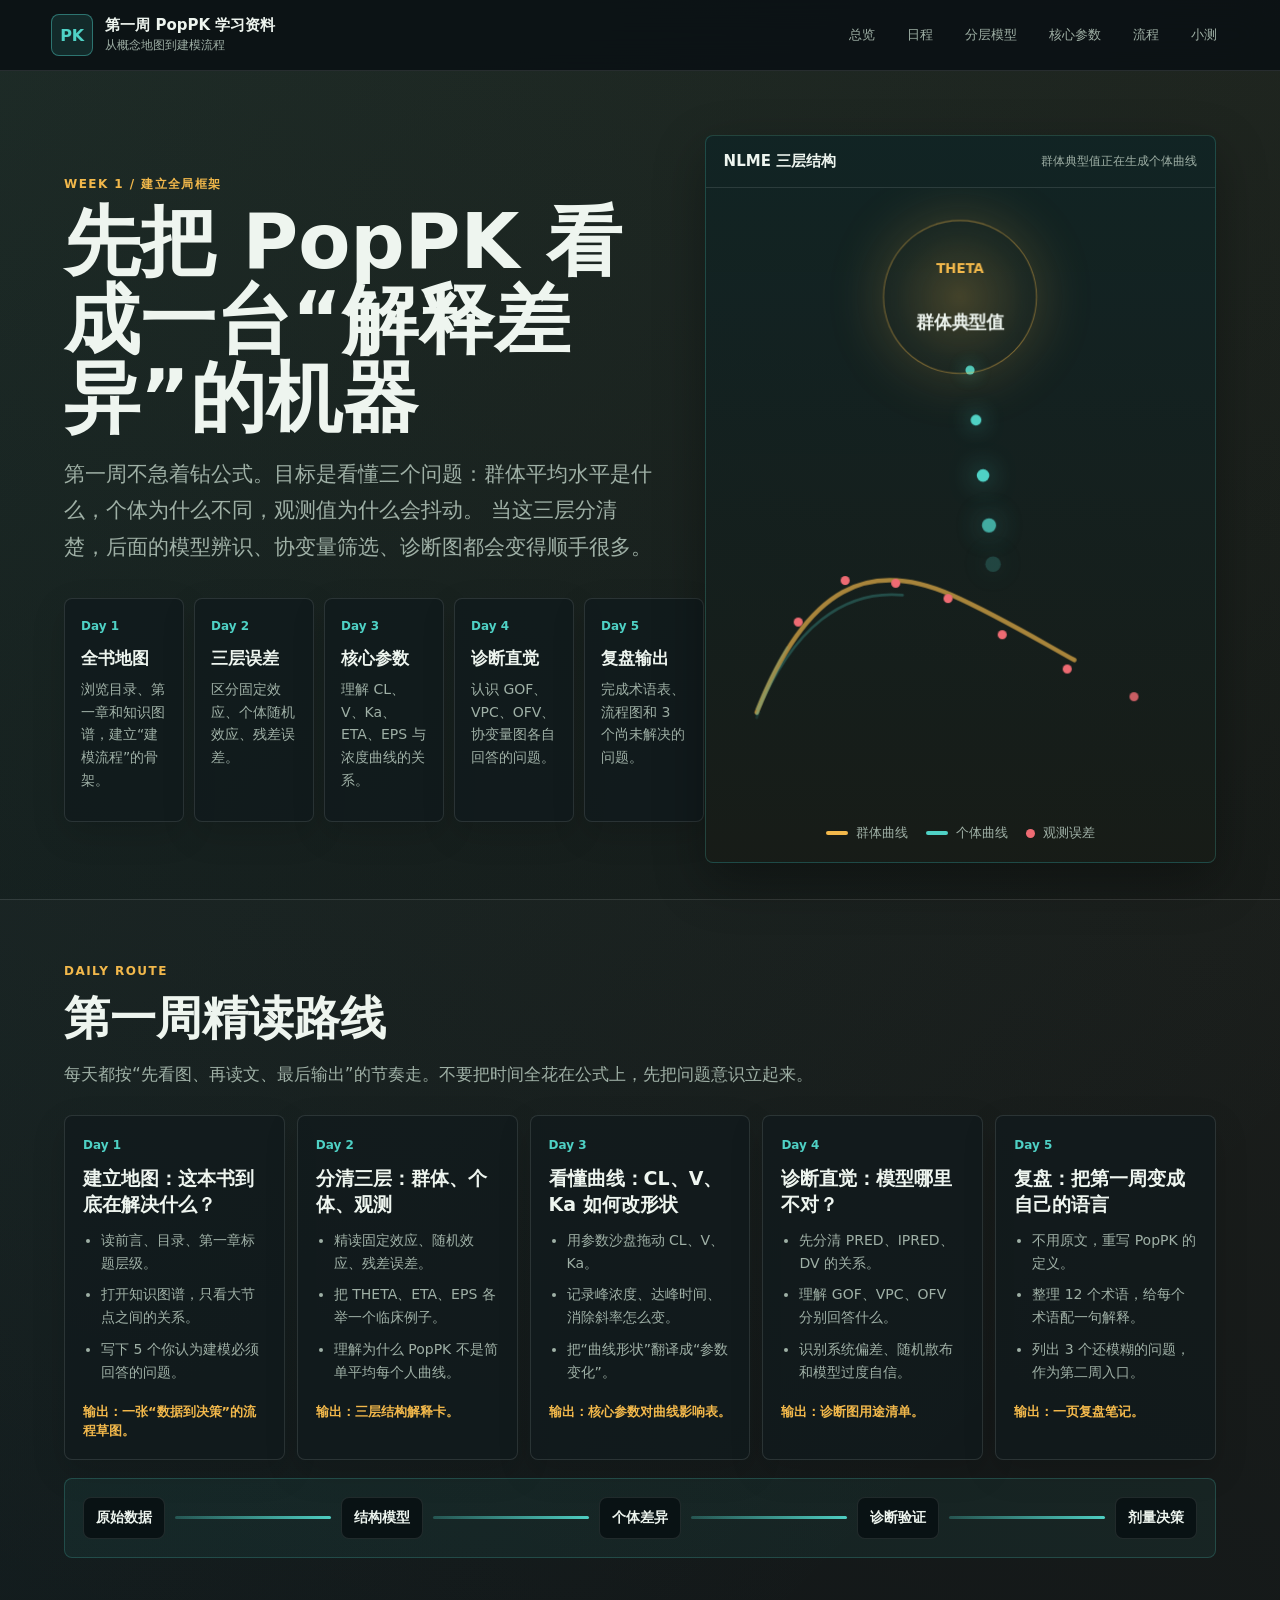
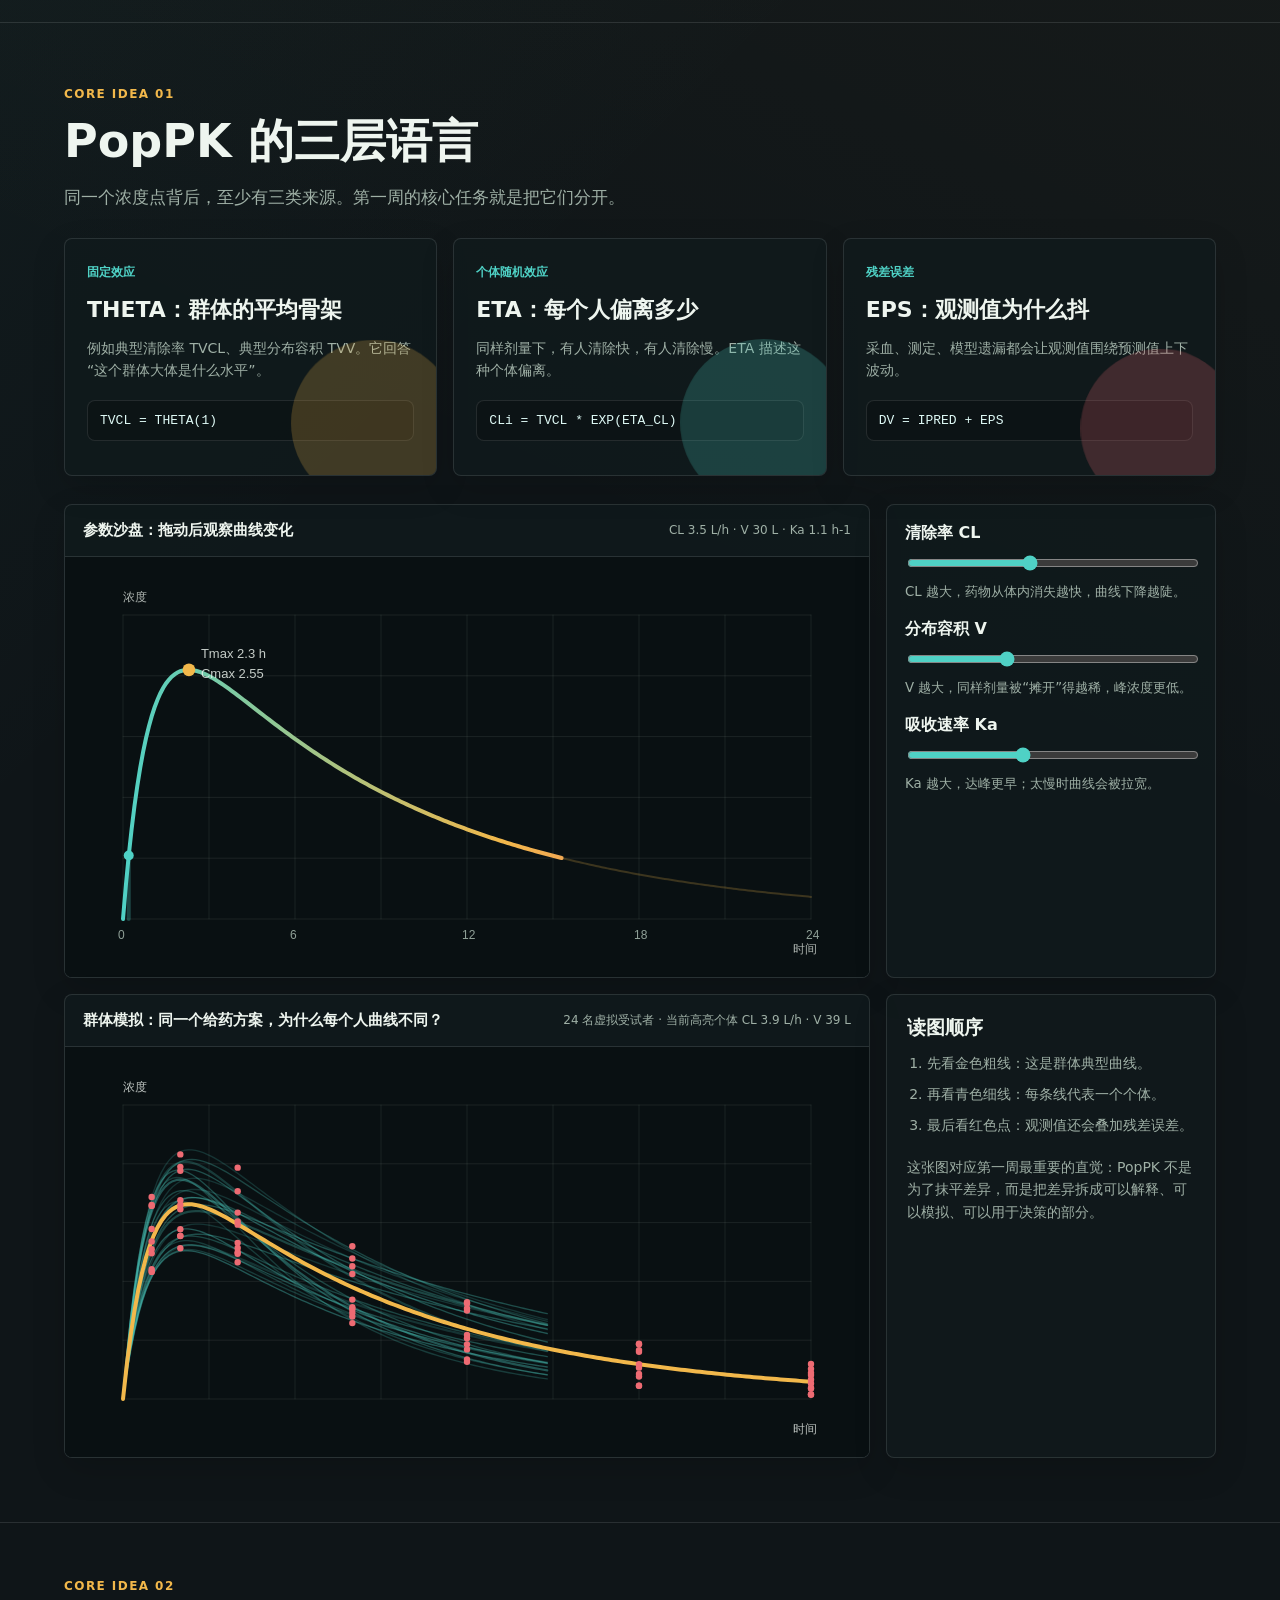
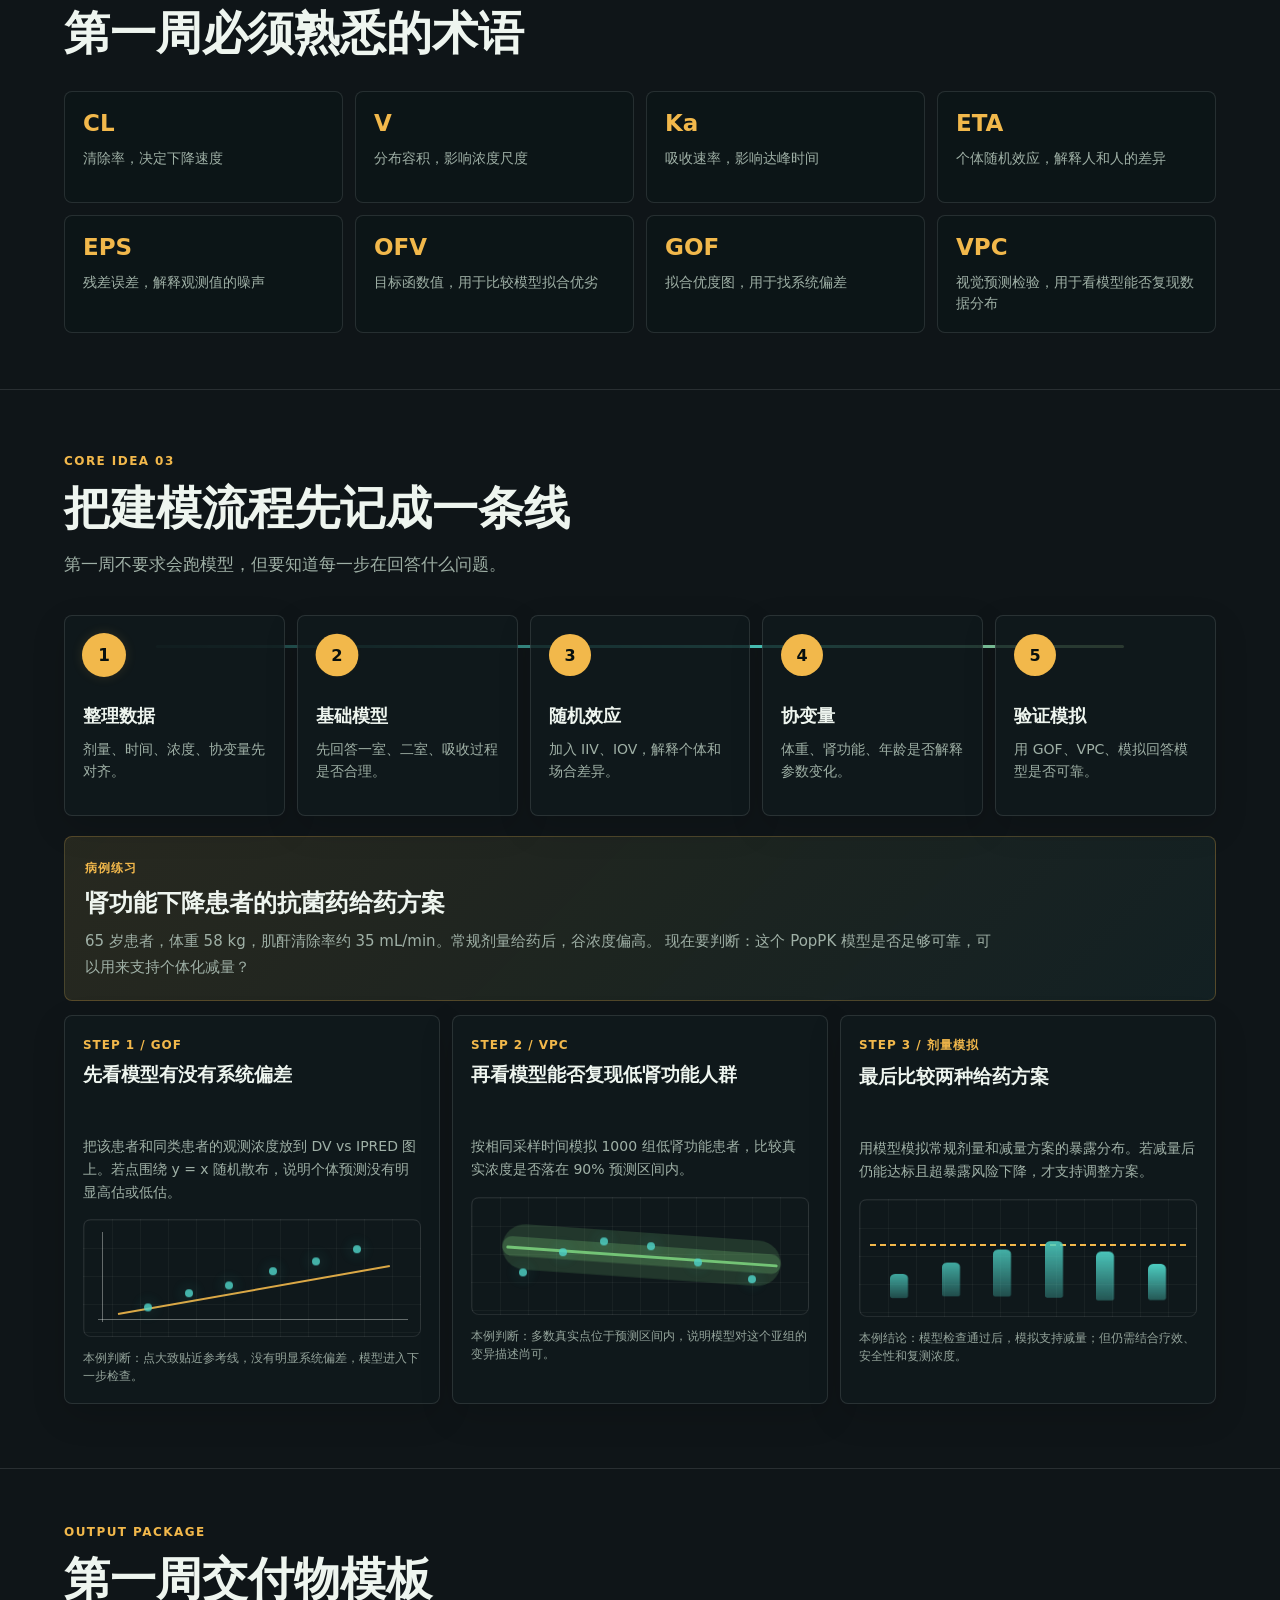
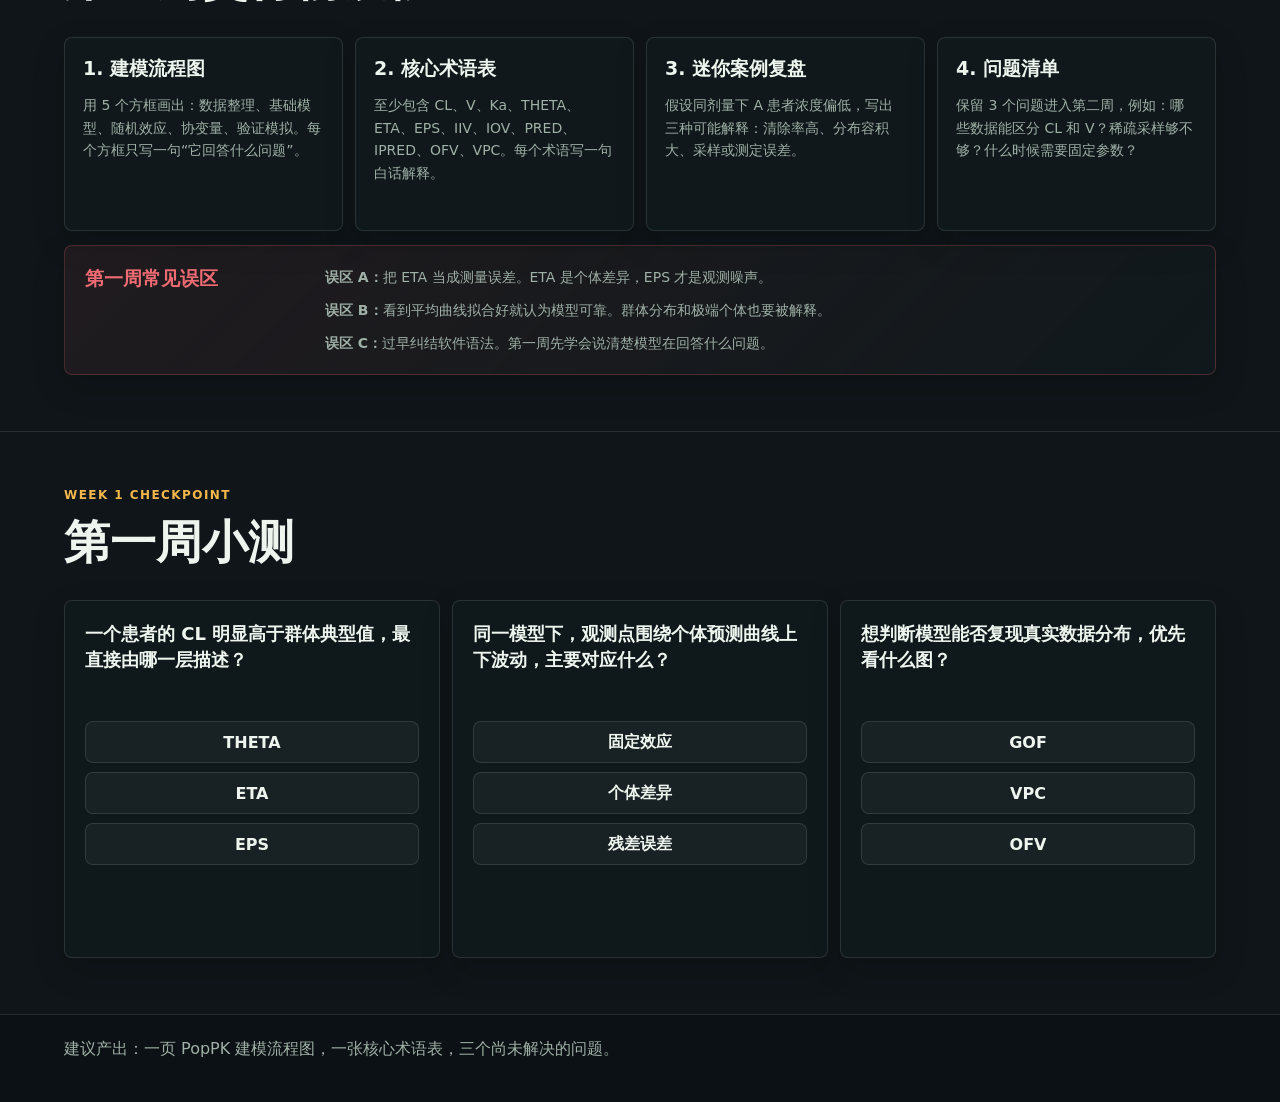
<file: index.html>
<!doctype html>
<html lang="zh-CN">
<head>
  <meta charset="utf-8">
  <meta name="viewport" content="width=device-width, initial-scale=1">
  <meta http-equiv="refresh" content="0; url=week1.html">
  <title>PopPK Knowledge Site</title>
  <style>
    body {
      margin: 0;
      min-height: 100vh;
      display: grid;
      place-items: center;
      color: #eef5ef;
      background: #0b1114;
      font-family: "Microsoft YaHei", "PingFang SC", system-ui, sans-serif;
    }
    a {
      color: #4fd1c5;
    }
  </style>
</head>
<body>
  <main>
    <p>正在打开第一周 PopPK 学习资料...</p>
    <p><a href="week1.html">如果没有自动跳转，请点击这里。</a></p>
  </main>
</body>
</html>
</file>
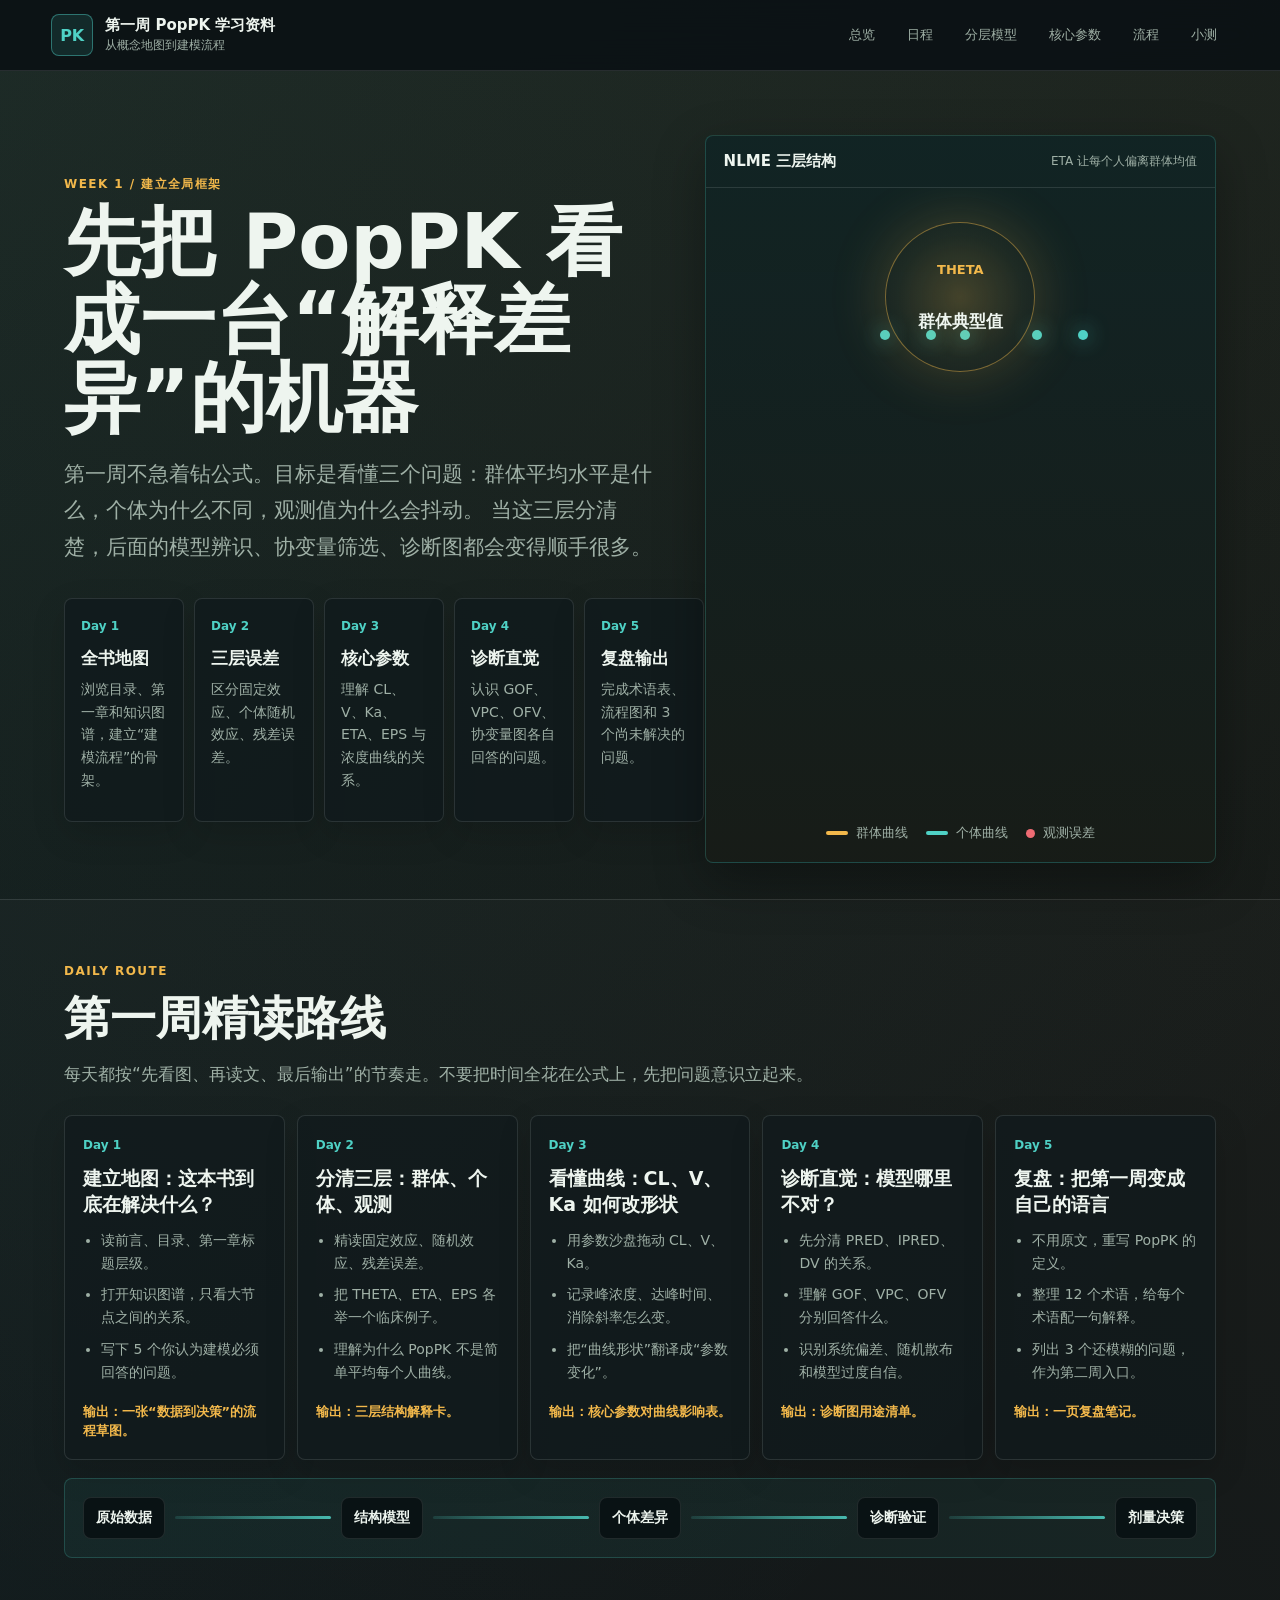
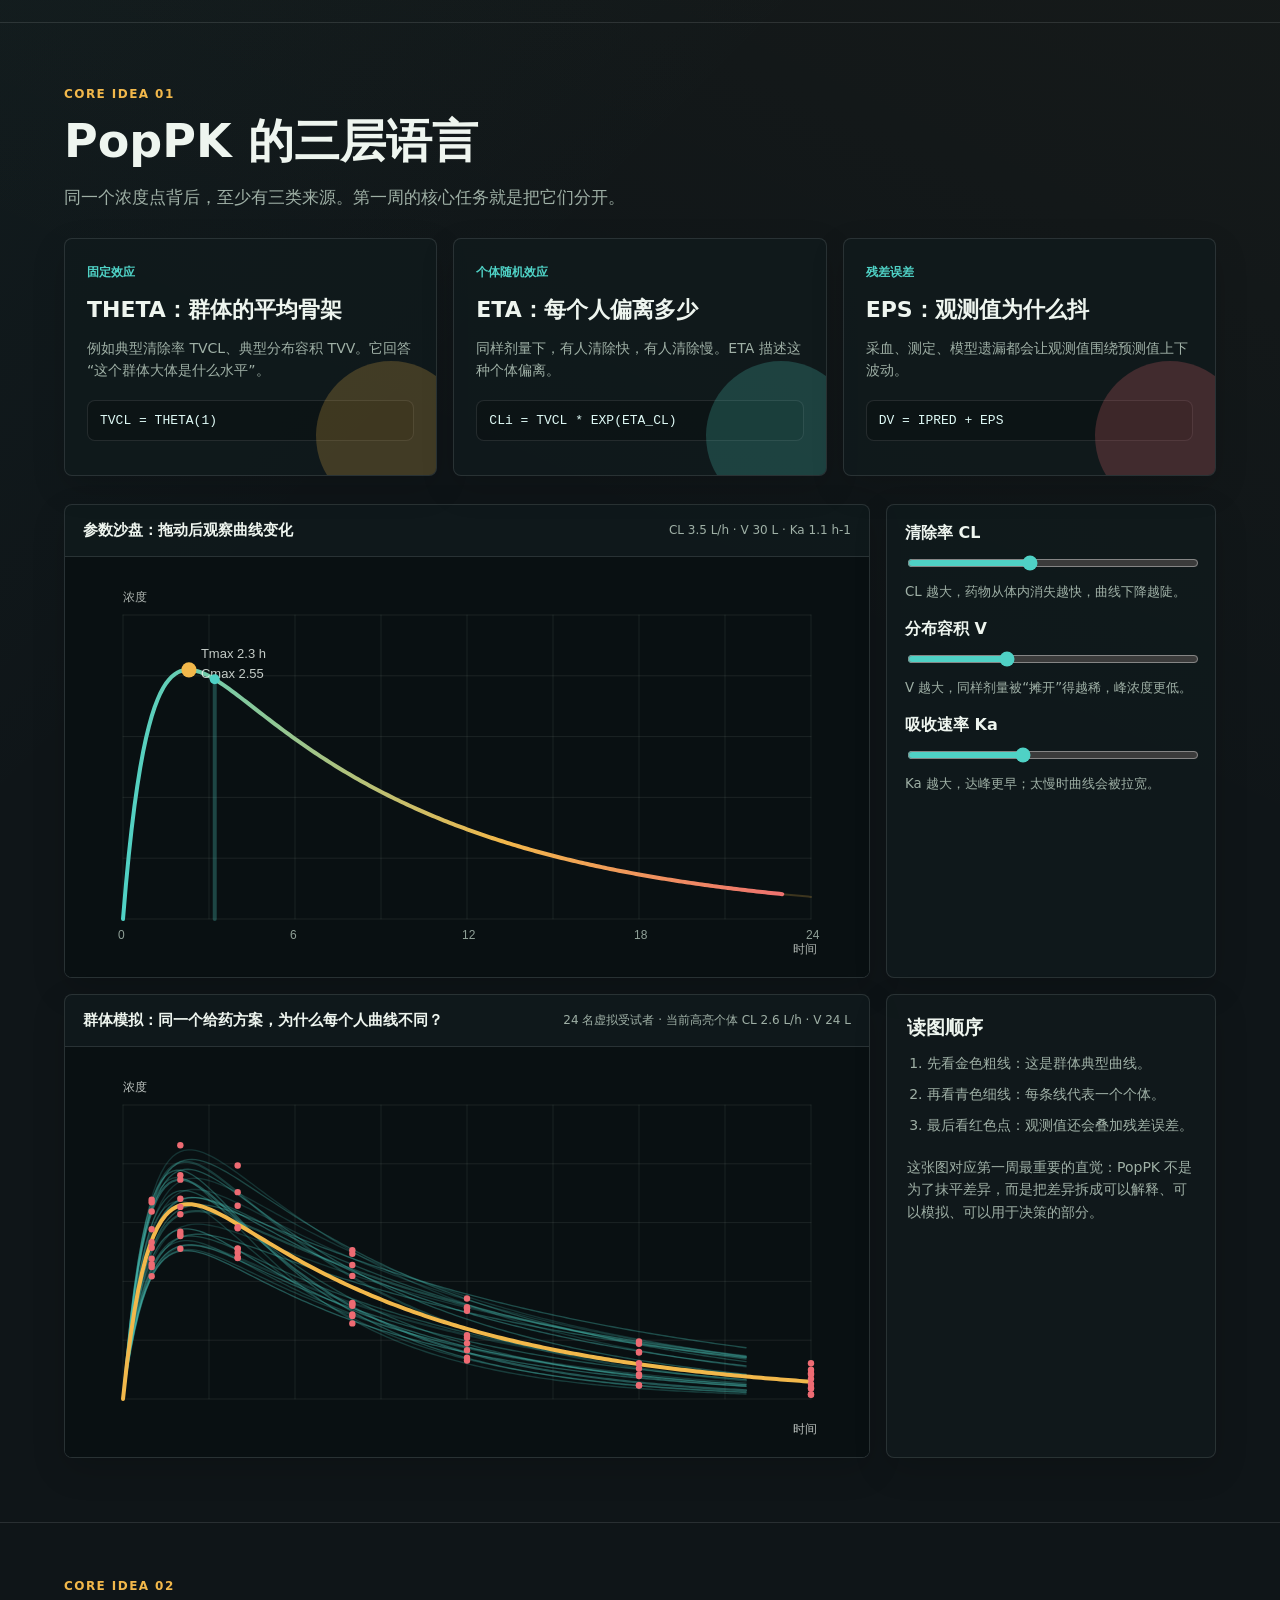
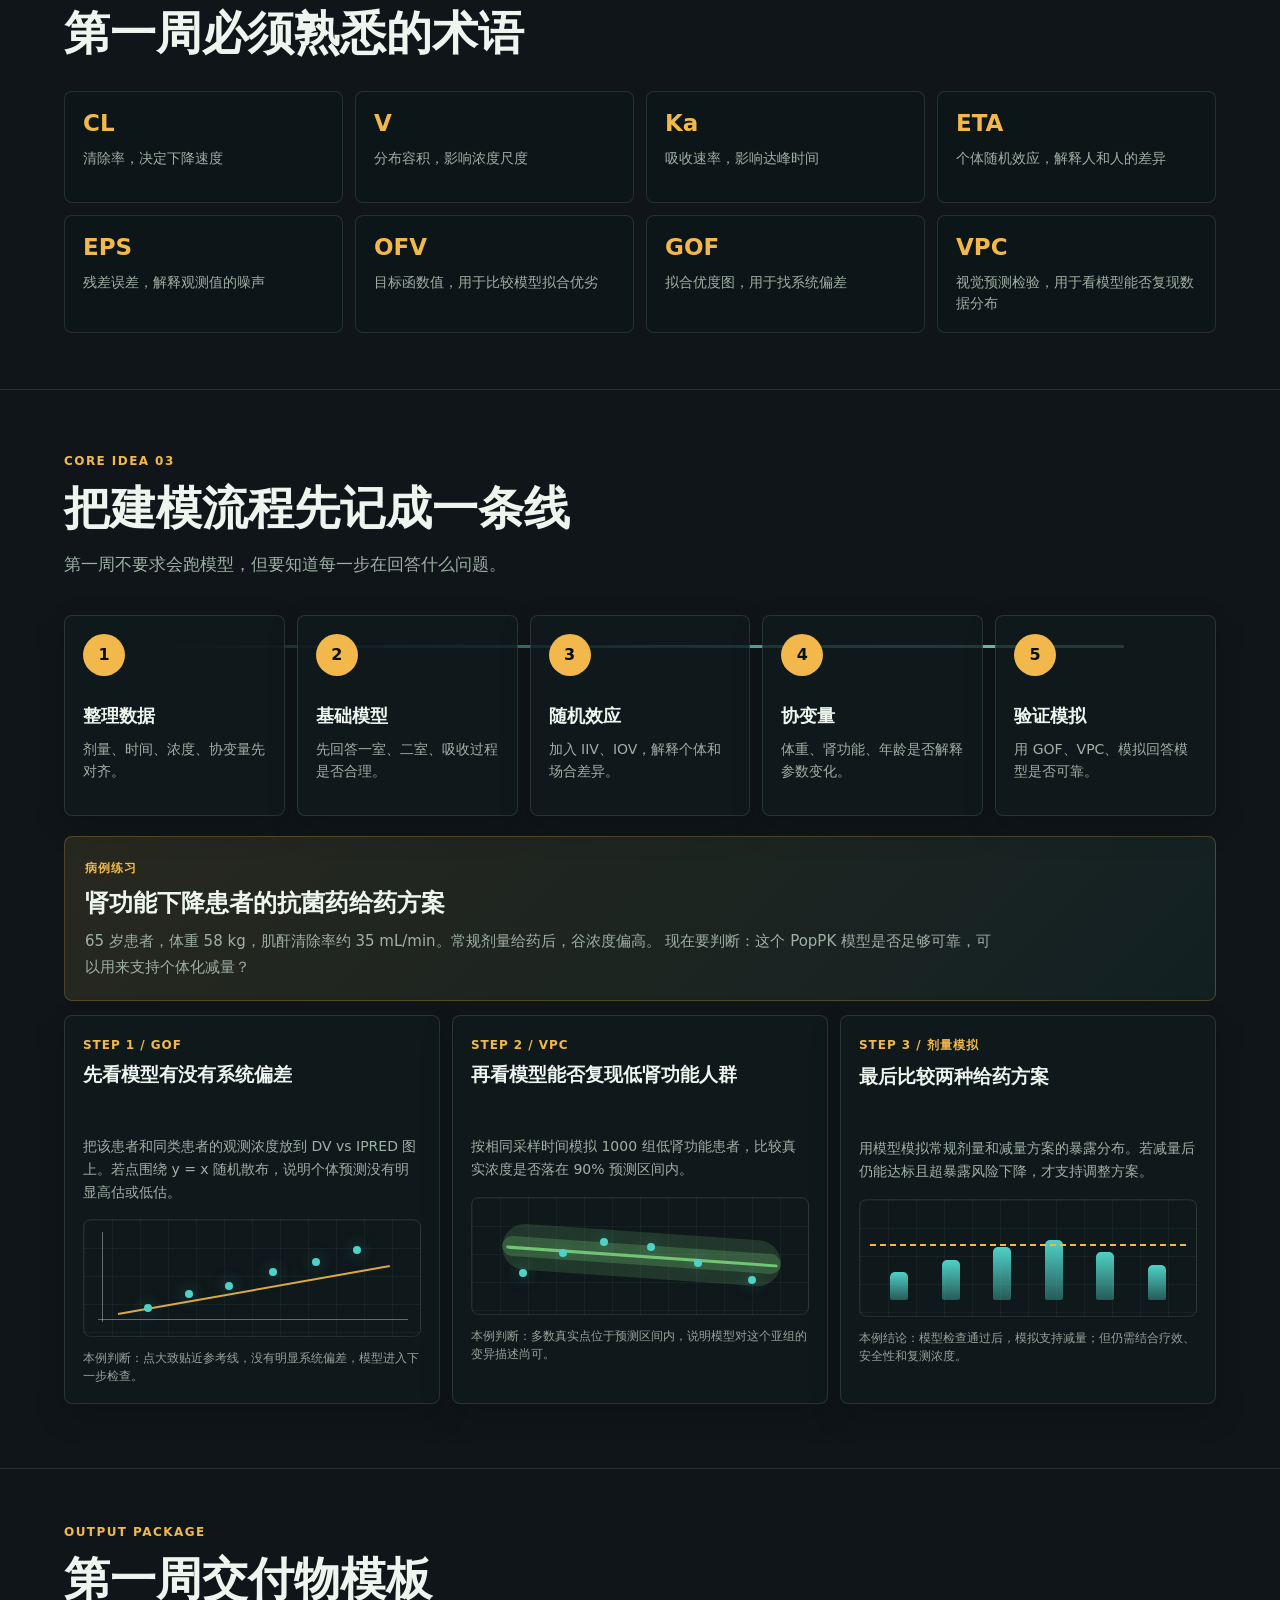
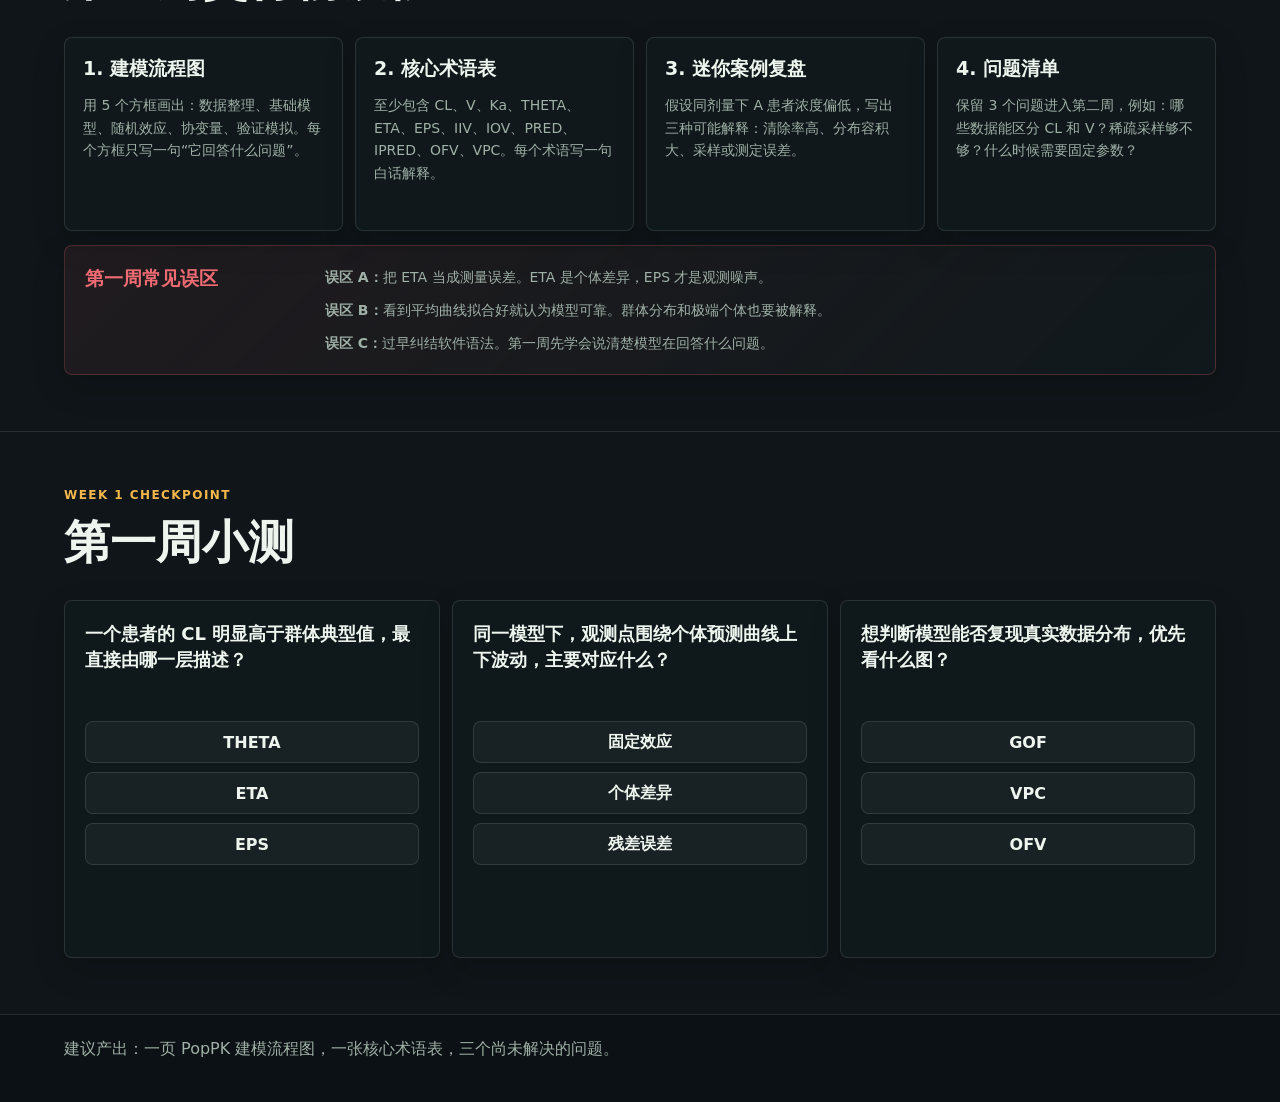
<file: week1.html>
<!doctype html>
<html lang="zh-CN">
<head>
  <meta charset="utf-8">
  <meta name="viewport" content="width=device-width, initial-scale=1">
  <meta name="description" content="第一周 PopPK 学习资料：概念框架、核心参数、NLME 分层、建模流程与交互动画解释。">
  <title>第一周 PopPK 学习资料</title>
  <link rel="stylesheet" href="assets/week1.css">
</head>
<body>
  <header class="topbar">
    <a class="brand" href="./week1.html" aria-label="第一周学习资料首页">
      <span class="brand-mark">PK</span>
      <span>
        <strong>第一周 PopPK 学习资料</strong>
        <small>从概念地图到建模流程</small>
      </span>
    </a>
    <nav class="topnav" aria-label="章节导航">
      <a href="#map">总览</a>
      <a href="#dayplan">日程</a>
      <a href="#layers">分层模型</a>
      <a href="#parameters">核心参数</a>
      <a href="#workflow">流程</a>
      <a href="#quiz">小测</a>
    </nav>
  </header>

  <main>
    <section class="study-shell" id="map">
      <div class="study-copy">
        <p class="eyebrow">Week 1 / 建立全局框架</p>
        <h1>先把 PopPK 看成一台“解释差异”的机器</h1>
        <p class="lead">
          第一周不急着钻公式。目标是看懂三个问题：群体平均水平是什么，个体为什么不同，观测值为什么会抖动。
          当这三层分清楚，后面的模型辨识、协变量筛选、诊断图都会变得顺手很多。
        </p>
        <div class="week-grid" aria-label="第一周五天学习安排">
          <article>
            <span>Day 1</span>
            <strong>全书地图</strong>
            <p>浏览目录、第一章和知识图谱，建立“建模流程”的骨架。</p>
          </article>
          <article>
            <span>Day 2</span>
            <strong>三层误差</strong>
            <p>区分固定效应、个体随机效应、残差误差。</p>
          </article>
          <article>
            <span>Day 3</span>
            <strong>核心参数</strong>
            <p>理解 CL、V、Ka、ETA、EPS 与浓度曲线的关系。</p>
          </article>
          <article>
            <span>Day 4</span>
            <strong>诊断直觉</strong>
            <p>认识 GOF、VPC、OFV、协变量图各自回答的问题。</p>
          </article>
          <article>
            <span>Day 5</span>
            <strong>复盘输出</strong>
            <p>完成术语表、流程图和 3 个尚未解决的问题。</p>
          </article>
        </div>
      </div>

      <div class="motion-board" aria-label="PopPK 三层结构动画">
        <div class="board-header">
          <span>NLME 三层结构</span>
          <output id="layerStatus">群体典型值正在生成个体曲线</output>
        </div>
        <div class="layer-stage">
          <div class="theta-node">
            <span>THETA</span>
            <strong>群体典型值</strong>
          </div>
          <div class="eta-field" aria-hidden="true">
            <span></span><span></span><span></span><span></span><span></span>
          </div>
          <svg class="curve-fan" viewBox="0 0 520 260" role="img" aria-label="群体曲线、个体曲线和观测点动画">
            <path class="curve curve-pop" d="M34 212 C90 70, 160 42, 250 82 C340 122, 410 176, 490 202"></path>
            <path class="curve curve-ind a" d="M34 214 C86 88, 166 58, 252 98 C342 138, 416 182, 490 207"></path>
            <path class="curve curve-ind b" d="M34 208 C98 56, 164 35, 248 68 C330 102, 400 164, 490 196"></path>
            <path class="curve curve-ind c" d="M34 218 C76 110, 158 84, 250 116 C348 150, 420 190, 490 211"></path>
            <g class="observations">
              <circle cx="80" cy="112" r="5"></circle>
              <circle cx="132" cy="66" r="5"></circle>
              <circle cx="188" cy="69" r="5"></circle>
              <circle cx="246" cy="86" r="5"></circle>
              <circle cx="306" cy="126" r="5"></circle>
              <circle cx="378" cy="164" r="5"></circle>
              <circle cx="452" cy="196" r="5"></circle>
            </g>
          </svg>
        </div>
        <div class="legend-row">
          <span><i class="pop"></i>群体曲线</span>
          <span><i class="ind"></i>个体曲线</span>
          <span><i class="obs"></i>观测误差</span>
        </div>
      </div>
    </section>

    <section class="content-band" id="dayplan">
      <div class="section-heading">
        <p class="eyebrow">Daily route</p>
        <h2>第一周精读路线</h2>
        <p>每天都按“先看图、再读文、最后输出”的节奏走。不要把时间全花在公式上，先把问题意识立起来。</p>
      </div>

      <div class="daily-matrix">
        <article>
          <span>Day 1</span>
          <h3>建立地图：这本书到底在解决什么？</h3>
          <ul>
            <li>读前言、目录、第一章标题层级。</li>
            <li>打开知识图谱，只看大节点之间的关系。</li>
            <li>写下 5 个你认为建模必须回答的问题。</li>
          </ul>
          <strong>输出：一张“数据到决策”的流程草图。</strong>
        </article>
        <article>
          <span>Day 2</span>
          <h3>分清三层：群体、个体、观测</h3>
          <ul>
            <li>精读固定效应、随机效应、残差误差。</li>
            <li>把 THETA、ETA、EPS 各举一个临床例子。</li>
            <li>理解为什么 PopPK 不是简单平均每个人曲线。</li>
          </ul>
          <strong>输出：三层结构解释卡。</strong>
        </article>
        <article>
          <span>Day 3</span>
          <h3>看懂曲线：CL、V、Ka 如何改形状</h3>
          <ul>
            <li>用参数沙盘拖动 CL、V、Ka。</li>
            <li>记录峰浓度、达峰时间、消除斜率怎么变。</li>
            <li>把“曲线形状”翻译成“参数变化”。</li>
          </ul>
          <strong>输出：核心参数对曲线影响表。</strong>
        </article>
        <article>
          <span>Day 4</span>
          <h3>诊断直觉：模型哪里不对？</h3>
          <ul>
            <li>先分清 PRED、IPRED、DV 的关系。</li>
            <li>理解 GOF、VPC、OFV 分别回答什么。</li>
            <li>识别系统偏差、随机散布和模型过度自信。</li>
          </ul>
          <strong>输出：诊断图用途清单。</strong>
        </article>
        <article>
          <span>Day 5</span>
          <h3>复盘：把第一周变成自己的语言</h3>
          <ul>
            <li>不用原文，重写 PopPK 的定义。</li>
            <li>整理 12 个术语，给每个术语配一句解释。</li>
            <li>列出 3 个还模糊的问题，作为第二周入口。</li>
          </ul>
          <strong>输出：一页复盘笔记。</strong>
        </article>
      </div>

      <div class="concept-river" aria-label="第一周学习路径动画">
        <span>原始数据</span>
        <i></i>
        <span>结构模型</span>
        <i></i>
        <span>个体差异</span>
        <i></i>
        <span>诊断验证</span>
        <i></i>
        <span>剂量决策</span>
      </div>
    </section>

    <section class="content-band" id="layers">
      <div class="section-heading">
        <p class="eyebrow">Core idea 01</p>
        <h2>PopPK 的三层语言</h2>
        <p>同一个浓度点背后，至少有三类来源。第一周的核心任务就是把它们分开。</p>
      </div>

      <div class="layer-explainer">
        <article class="layer-card theta">
          <span class="tag">固定效应</span>
          <h3>THETA：群体的平均骨架</h3>
          <p>例如典型清除率 TVCL、典型分布容积 TVV。它回答“这个群体大体是什么水平”。</p>
          <code>TVCL = THETA(1)</code>
        </article>
        <article class="layer-card eta">
          <span class="tag">个体随机效应</span>
          <h3>ETA：每个人偏离多少</h3>
          <p>同样剂量下，有人清除快，有人清除慢。ETA 描述这种个体偏离。</p>
          <code>CLi = TVCL * EXP(ETA_CL)</code>
        </article>
        <article class="layer-card eps">
          <span class="tag">残差误差</span>
          <h3>EPS：观测值为什么抖</h3>
          <p>采血、测定、模型遗漏都会让观测值围绕预测值上下波动。</p>
          <code>DV = IPRED + EPS</code>
        </article>
      </div>

      <div class="simulator-grid">
        <section class="plot-panel">
          <div class="panel-title">
            <h3>参数沙盘：拖动后观察曲线变化</h3>
            <span id="curveReadout">CL 3.5 L/h · V 30 L · Ka 1.1 h-1</span>
          </div>
          <canvas id="pkCanvas" width="900" height="520" aria-label="口服一室模型浓度曲线动画"></canvas>
        </section>
        <section class="controls-panel" aria-label="参数控制">
          <label>
            <span>清除率 CL</span>
            <input id="clRange" type="range" min="1.0" max="7.0" step="0.1" value="3.5">
            <small>CL 越大，药物从体内消失越快，曲线下降越陡。</small>
          </label>
          <label>
            <span>分布容积 V</span>
            <input id="vRange" type="range" min="10" max="70" step="1" value="30">
            <small>V 越大，同样剂量被“摊开”得越稀，峰浓度更低。</small>
          </label>
          <label>
            <span>吸收速率 Ka</span>
            <input id="kaRange" type="range" min="0.2" max="2.5" step="0.1" value="1.1">
            <small>Ka 越大，达峰更早；太慢时曲线会被拉宽。</small>
          </label>
        </section>
      </div>

      <div class="patient-sim-grid">
        <section class="plot-panel">
          <div class="panel-title">
            <h3>群体模拟：同一个给药方案，为什么每个人曲线不同？</h3>
            <span id="patientReadout">24 名虚拟受试者 · ETA 正在改变 CL 和 V</span>
          </div>
          <canvas id="populationCanvas" width="900" height="430" aria-label="虚拟受试者浓度曲线群体动画"></canvas>
        </section>
        <section class="story-panel">
          <h3>读图顺序</h3>
          <ol>
            <li>先看金色粗线：这是群体典型曲线。</li>
            <li>再看青色细线：每条线代表一个个体。</li>
            <li>最后看红色点：观测值还会叠加残差误差。</li>
          </ol>
          <p>这张图对应第一周最重要的直觉：PopPK 不是为了抹平差异，而是把差异拆成可以解释、可以模拟、可以用于决策的部分。</p>
        </section>
      </div>
    </section>

    <section class="content-band compact" id="parameters">
      <div class="section-heading">
        <p class="eyebrow">Core idea 02</p>
        <h2>第一周必须熟悉的术语</h2>
      </div>
      <div class="term-grid">
        <article><strong>CL</strong><span>清除率，决定下降速度</span></article>
        <article><strong>V</strong><span>分布容积，影响浓度尺度</span></article>
        <article><strong>Ka</strong><span>吸收速率，影响达峰时间</span></article>
        <article><strong>ETA</strong><span>个体随机效应，解释人和人的差异</span></article>
        <article><strong>EPS</strong><span>残差误差，解释观测值的噪声</span></article>
        <article><strong>OFV</strong><span>目标函数值，用于比较模型拟合优劣</span></article>
        <article><strong>GOF</strong><span>拟合优度图，用于找系统偏差</span></article>
        <article><strong>VPC</strong><span>视觉预测检验，用于看模型能否复现数据分布</span></article>
      </div>
    </section>

    <section class="content-band" id="workflow">
      <div class="section-heading">
        <p class="eyebrow">Core idea 03</p>
        <h2>把建模流程先记成一条线</h2>
        <p>第一周不要求会跑模型，但要知道每一步在回答什么问题。</p>
      </div>

      <div class="workflow-motion" aria-label="PopPK 建模流程动画">
        <div class="pulse-line"></div>
        <article>
          <span>1</span>
          <strong>整理数据</strong>
          <p>剂量、时间、浓度、协变量先对齐。</p>
        </article>
        <article>
          <span>2</span>
          <strong>基础模型</strong>
          <p>先回答一室、二室、吸收过程是否合理。</p>
        </article>
        <article>
          <span>3</span>
          <strong>随机效应</strong>
          <p>加入 IIV、IOV，解释个体和场合差异。</p>
        </article>
        <article>
          <span>4</span>
          <strong>协变量</strong>
          <p>体重、肾功能、年龄是否解释参数变化。</p>
        </article>
        <article>
          <span>5</span>
          <strong>验证模拟</strong>
          <p>用 GOF、VPC、模拟回答模型是否可靠。</p>
        </article>
      </div>

      <div class="case-summary">
        <span class="case-badge">病例练习</span>
        <h3>肾功能下降患者的抗菌药给药方案</h3>
        <p>
          65 岁患者，体重 58 kg，肌酐清除率约 35 mL/min。常规剂量给药后，谷浓度偏高。
          现在要判断：这个 PopPK 模型是否足够可靠，可以用来支持个体化减量？
        </p>
      </div>

      <div class="diagnostic-strip case-strip">
        <article class="diagnostic-card case-card">
          <span class="case-step">Step 1 / GOF</span>
          <h3>先看模型有没有系统偏差</h3>
          <p>把该患者和同类患者的观测浓度放到 DV vs IPRED 图上。若点围绕 y = x 随机散布，说明个体预测没有明显高估或低估。</p>
          <div class="mini-plot gof" aria-hidden="true">
            <span class="axis x"></span>
            <span class="axis y"></span>
            <span class="identity"></span>
            <i style="--x:18%;--y:72%"></i>
            <i style="--x:30%;--y:60%"></i>
            <i style="--x:42%;--y:53%"></i>
            <i style="--x:55%;--y:41%"></i>
            <i style="--x:68%;--y:33%"></i>
            <i style="--x:80%;--y:22%"></i>
          </div>
          <small>本例判断：点大致贴近参考线，没有明显系统偏差，模型进入下一步检查。</small>
        </article>
        <article class="diagnostic-card case-card">
          <span class="case-step">Step 2 / VPC</span>
          <h3>再看模型能否复现低肾功能人群</h3>
          <p>按相同采样时间模拟 1000 组低肾功能患者，比较真实浓度是否落在 90% 预测区间内。</p>
          <div class="mini-plot vpc" aria-hidden="true">
            <span class="band hi"></span>
            <span class="band mid"></span>
            <span class="median"></span>
            <i style="--x:14%;--y:62%"></i>
            <i style="--x:26%;--y:44%"></i>
            <i style="--x:38%;--y:35%"></i>
            <i style="--x:52%;--y:39%"></i>
            <i style="--x:66%;--y:53%"></i>
            <i style="--x:82%;--y:68%"></i>
          </div>
          <small>本例判断：多数真实点位于预测区间内，说明模型对这个亚组的变异描述尚可。</small>
        </article>
        <article class="diagnostic-card case-card">
          <span class="case-step">Step 3 / 剂量模拟</span>
          <h3>最后比较两种给药方案</h3>
          <p>用模型模拟常规剂量和减量方案的暴露分布。若减量后仍能达标且超暴露风险下降，才支持调整方案。</p>
          <div class="mini-plot sim" aria-hidden="true">
            <span class="target"></span>
            <i style="--h:34%;--d:0s"></i>
            <i style="--h:48%;--d:.2s"></i>
            <i style="--h:64%;--d:.4s"></i>
            <i style="--h:72%;--d:.6s"></i>
            <i style="--h:58%;--d:.8s"></i>
            <i style="--h:42%;--d:1s"></i>
          </div>
          <small>本例结论：模型检查通过后，模拟支持减量；但仍需结合疗效、安全性和复测浓度。</small>
        </article>
      </div>
    </section>

    <section class="content-band compact" id="deliverables">
      <div class="section-heading">
        <p class="eyebrow">Output package</p>
        <h2>第一周交付物模板</h2>
      </div>
      <div class="deliverable-grid">
        <article>
          <h3>1. 建模流程图</h3>
          <p>用 5 个方框画出：数据整理、基础模型、随机效应、协变量、验证模拟。每个方框只写一句“它回答什么问题”。</p>
        </article>
        <article>
          <h3>2. 核心术语表</h3>
          <p>至少包含 CL、V、Ka、THETA、ETA、EPS、IIV、IOV、PRED、IPRED、OFV、VPC。每个术语写一句白话解释。</p>
        </article>
        <article>
          <h3>3. 迷你案例复盘</h3>
          <p>假设同剂量下 A 患者浓度偏低，写出三种可能解释：清除率高、分布容积大、采样或测定误差。</p>
        </article>
        <article>
          <h3>4. 问题清单</h3>
          <p>保留 3 个问题进入第二周，例如：哪些数据能区分 CL 和 V？稀疏采样够不够？什么时候需要固定参数？</p>
        </article>
      </div>

      <div class="mistake-board">
        <h3>第一周常见误区</h3>
        <div>
          <p><strong>误区 A：</strong>把 ETA 当成测量误差。ETA 是个体差异，EPS 才是观测噪声。</p>
          <p><strong>误区 B：</strong>看到平均曲线拟合好就认为模型可靠。群体分布和极端个体也要被解释。</p>
          <p><strong>误区 C：</strong>过早纠结软件语法。第一周先学会说清楚模型在回答什么问题。</p>
        </div>
      </div>
    </section>

    <section class="content-band compact" id="quiz">
      <div class="section-heading">
        <p class="eyebrow">Week 1 checkpoint</p>
        <h2>第一周小测</h2>
      </div>
      <div class="quiz-grid">
        <article class="quiz-card" data-answer="eta">
          <h3>一个患者的 CL 明显高于群体典型值，最直接由哪一层描述？</h3>
          <button data-choice="theta">THETA</button>
          <button data-choice="eta">ETA</button>
          <button data-choice="eps">EPS</button>
          <p class="feedback"></p>
        </article>
        <article class="quiz-card" data-answer="eps">
          <h3>同一模型下，观测点围绕个体预测曲线上下波动，主要对应什么？</h3>
          <button data-choice="theta">固定效应</button>
          <button data-choice="eta">个体差异</button>
          <button data-choice="eps">残差误差</button>
          <p class="feedback"></p>
        </article>
        <article class="quiz-card" data-answer="vpc">
          <h3>想判断模型能否复现真实数据分布，优先看什么图？</h3>
          <button data-choice="gof">GOF</button>
          <button data-choice="vpc">VPC</button>
          <button data-choice="ofv">OFV</button>
          <p class="feedback"></p>
        </article>
      </div>
    </section>
  </main>

  <footer class="page-footer">
    <span>建议产出：一页 PopPK 建模流程图，一张核心术语表，三个尚未解决的问题。</span>
  </footer>

  <script src="assets/week1.js"></script>
</body>
</html>
</file>
<file: assets/week1.css>
:root {
  --bg: #0b1114;
  --surface: #111a1d;
  --surface-2: #162225;
  --line: rgba(231, 238, 232, 0.12);
  --text: #eef5ef;
  --muted: #9fb0a6;
  --amber: #f2b84b;
  --teal: #4fd1c5;
  --green: #74c476;
  --rose: #ee6b73;
  --ink: #07100f;
  --shadow: 0 18px 52px rgba(0, 0, 0, 0.32);
  --radius: 8px;
}

* {
  box-sizing: border-box;
}

html {
  scroll-behavior: smooth;
}

body {
  margin: 0;
  color: var(--text);
  background:
    linear-gradient(135deg, rgba(79, 209, 197, 0.09), transparent 34%),
    linear-gradient(205deg, rgba(242, 184, 75, 0.08), transparent 38%),
    var(--bg);
  font-family: Inter, "Microsoft YaHei", "PingFang SC", system-ui, -apple-system, BlinkMacSystemFont, "Segoe UI", sans-serif;
  letter-spacing: 0;
}

a {
  color: inherit;
  text-decoration: none;
}

.topbar {
  position: sticky;
  top: 0;
  z-index: 20;
  display: flex;
  align-items: center;
  justify-content: space-between;
  gap: 24px;
  padding: 14px clamp(18px, 4vw, 54px);
  background: rgba(11, 17, 20, 0.88);
  border-bottom: 1px solid var(--line);
  backdrop-filter: blur(18px);
}

.brand {
  display: flex;
  align-items: center;
  gap: 12px;
  min-width: 250px;
}

.brand-mark {
  display: grid;
  width: 42px;
  height: 42px;
  place-items: center;
  border: 1px solid rgba(79, 209, 197, 0.45);
  border-radius: 8px;
  background: rgba(79, 209, 197, 0.12);
  color: var(--teal);
  font-weight: 800;
}

.brand strong,
.brand small {
  display: block;
}

.brand strong {
  font-size: 15px;
}

.brand small {
  margin-top: 2px;
  color: var(--muted);
  font-size: 12px;
}

.topnav {
  display: flex;
  align-items: center;
  justify-content: flex-end;
  gap: 8px;
  flex-wrap: wrap;
}

.topnav a {
  padding: 8px 11px;
  border: 1px solid transparent;
  border-radius: 8px;
  color: var(--muted);
  font-size: 13px;
}

.topnav a:hover,
.topnav a:focus-visible {
  color: var(--text);
  border-color: var(--line);
  background: rgba(255, 255, 255, 0.04);
}

main {
  overflow: hidden;
}

.study-shell {
  display: grid;
  grid-template-columns: minmax(0, 1fr) minmax(420px, 0.86fr);
  gap: clamp(22px, 4vw, 46px);
  align-items: stretch;
  min-height: calc(100vh - 72px);
  padding: clamp(26px, 5vw, 72px) clamp(18px, 5vw, 72px) 36px;
  scroll-margin-top: 148px;
}

.study-copy {
  align-self: center;
}

.eyebrow {
  margin: 0 0 10px;
  color: var(--amber);
  font-size: 12px;
  font-weight: 800;
  letter-spacing: 0.12em;
  text-transform: uppercase;
}

h1,
h2,
h3,
p {
  margin-top: 0;
}

h1 {
  max-width: 860px;
  margin-bottom: 18px;
  font-size: clamp(36px, 6vw, 76px);
  line-height: 1.03;
  letter-spacing: 0;
}

.lead {
  max-width: 820px;
  color: var(--muted);
  font-size: clamp(17px, 2vw, 21px);
  line-height: 1.75;
}

.week-grid {
  display: grid;
  grid-template-columns: repeat(5, minmax(120px, 1fr));
  gap: 10px;
  margin-top: 32px;
}

.week-grid article,
.layer-card,
.plot-panel,
.controls-panel,
.workflow-motion article,
.diagnostic-strip article,
.quiz-card {
  border: 1px solid var(--line);
  border-radius: var(--radius);
  background: rgba(17, 26, 29, 0.82);
  box-shadow: 0 12px 34px rgba(0, 0, 0, 0.14);
}

.week-grid article {
  min-height: 158px;
  padding: 16px;
}

.week-grid span,
.tag {
  display: inline-flex;
  margin-bottom: 14px;
  color: var(--teal);
  font-size: 12px;
  font-weight: 800;
}

.week-grid strong {
  display: block;
  margin-bottom: 8px;
  font-size: 17px;
}

.week-grid p,
.layer-card p,
.workflow-motion p,
.diagnostic-strip p,
.quiz-card p,
.daily-matrix p,
.deliverable-grid p,
.story-panel p,
.mistake-board p {
  color: var(--muted);
  font-size: 14px;
  line-height: 1.62;
}

.motion-board {
  display: flex;
  flex-direction: column;
  min-height: 540px;
  border: 1px solid rgba(79, 209, 197, 0.22);
  border-radius: var(--radius);
  background:
    linear-gradient(180deg, rgba(79, 209, 197, 0.09), rgba(242, 184, 75, 0.06)),
    rgba(10, 18, 20, 0.92);
  box-shadow: var(--shadow);
  overflow: hidden;
}

.board-header,
.panel-title {
  display: flex;
  align-items: center;
  justify-content: space-between;
  gap: 16px;
  padding: 16px 18px;
  border-bottom: 1px solid var(--line);
}

.board-header span,
.panel-title h3 {
  margin: 0;
  font-size: 15px;
  font-weight: 800;
}

.board-header output,
.panel-title span {
  color: var(--muted);
  font-size: 12px;
}

.layer-stage {
  position: relative;
  flex: 1;
  min-height: 420px;
  overflow: hidden;
}

.theta-node {
  position: absolute;
  top: 34px;
  left: 50%;
  z-index: 4;
  display: grid;
  width: 150px;
  height: 150px;
  place-items: center;
  padding: 22px;
  border: 1px solid rgba(242, 184, 75, 0.45);
  border-radius: 50%;
  background: radial-gradient(circle, rgba(242, 184, 75, 0.22), rgba(242, 184, 75, 0.05) 62%, transparent);
  box-shadow: 0 0 56px rgba(242, 184, 75, 0.22);
  text-align: center;
  transform: translateX(-50%);
  animation: breathe 3.8s ease-in-out infinite;
}

.theta-node span {
  color: var(--amber);
  font-size: 13px;
  font-weight: 900;
}

.theta-node strong {
  font-size: 17px;
  line-height: 1.3;
}

.eta-field {
  position: absolute;
  inset: 0;
  pointer-events: none;
}

.eta-field span {
  position: absolute;
  top: 142px;
  left: 50%;
  width: 10px;
  height: 10px;
  border-radius: 50%;
  background: var(--teal);
  box-shadow: 0 0 20px rgba(79, 209, 197, 0.75);
  animation: particleFall 4.4s linear infinite;
}

.eta-field span:nth-child(2) {
  animation-delay: -0.9s;
  transform: translateX(-80px);
}

.eta-field span:nth-child(3) {
  animation-delay: -1.9s;
  transform: translateX(72px);
}

.eta-field span:nth-child(4) {
  animation-delay: -2.8s;
  transform: translateX(-34px);
}

.eta-field span:nth-child(5) {
  animation-delay: -3.5s;
  transform: translateX(118px);
}

.curve-fan {
  position: absolute;
  inset: auto 20px 54px;
  width: calc(100% - 40px);
  max-height: 275px;
}

.curve {
  fill: none;
  stroke-linecap: round;
  stroke-width: 5;
  stroke-dasharray: 760;
  stroke-dashoffset: 760;
  animation: drawCurve 4.6s ease-in-out infinite;
}

.curve-pop {
  stroke: var(--amber);
}

.curve-ind {
  stroke: rgba(79, 209, 197, 0.62);
  stroke-width: 3;
}

.curve-ind.a { animation-delay: 0.2s; }
.curve-ind.b { animation-delay: 0.38s; }
.curve-ind.c { animation-delay: 0.56s; }

.observations circle {
  fill: var(--rose);
  opacity: 0;
  animation: obsPulse 4.6s ease-in-out infinite;
}

.observations circle:nth-child(2) { animation-delay: 0.16s; }
.observations circle:nth-child(3) { animation-delay: 0.32s; }
.observations circle:nth-child(4) { animation-delay: 0.48s; }
.observations circle:nth-child(5) { animation-delay: 0.64s; }
.observations circle:nth-child(6) { animation-delay: 0.8s; }
.observations circle:nth-child(7) { animation-delay: 0.96s; }

.legend-row {
  display: flex;
  justify-content: center;
  gap: 18px;
  flex-wrap: wrap;
  padding: 14px 18px 20px;
  color: var(--muted);
  font-size: 13px;
}

.legend-row span {
  display: inline-flex;
  align-items: center;
  gap: 8px;
}

.legend-row i {
  width: 22px;
  height: 4px;
  border-radius: 999px;
}

.legend-row .pop { background: var(--amber); }
.legend-row .ind { background: var(--teal); }
.legend-row .obs {
  width: 9px;
  height: 9px;
  background: var(--rose);
}

.content-band {
  padding: 64px clamp(18px, 5vw, 72px);
  border-top: 1px solid var(--line);
  background: rgba(255, 255, 255, 0.015);
  scroll-margin-top: 148px;
}

.content-band.compact {
  padding-top: 56px;
  padding-bottom: 56px;
}

.section-heading {
  max-width: 820px;
  margin-bottom: 26px;
}

.section-heading h2 {
  margin-bottom: 10px;
  font-size: clamp(28px, 4vw, 46px);
}

.section-heading p:not(.eyebrow) {
  color: var(--muted);
  font-size: 17px;
  line-height: 1.7;
}

.layer-explainer {
  display: grid;
  grid-template-columns: repeat(3, minmax(0, 1fr));
  gap: 16px;
  margin-bottom: 28px;
}

.daily-matrix {
  display: grid;
  grid-template-columns: repeat(5, minmax(0, 1fr));
  gap: 12px;
}

.daily-matrix article,
.deliverable-grid article,
.story-panel,
.mistake-board {
  border: 1px solid var(--line);
  border-radius: var(--radius);
  background: rgba(17, 26, 29, 0.78);
  box-shadow: 0 12px 34px rgba(0, 0, 0, 0.14);
}

.daily-matrix article {
  min-height: 310px;
  padding: 18px;
}

.daily-matrix span {
  display: inline-flex;
  margin-bottom: 14px;
  color: var(--teal);
  font-size: 12px;
  font-weight: 900;
}

.daily-matrix h3,
.deliverable-grid h3,
.story-panel h3,
.mistake-board h3 {
  margin-bottom: 12px;
  font-size: 19px;
  line-height: 1.35;
}

.daily-matrix ul,
.story-panel ol {
  margin: 0 0 18px;
  padding-left: 18px;
  color: var(--muted);
  font-size: 14px;
  line-height: 1.65;
}

.daily-matrix li,
.story-panel li {
  margin-bottom: 8px;
}

.daily-matrix strong {
  display: block;
  margin-top: auto;
  color: var(--amber);
  font-size: 13px;
  line-height: 1.5;
}

.concept-river {
  position: relative;
  display: grid;
  grid-template-columns: auto 1fr auto 1fr auto 1fr auto 1fr auto;
  align-items: center;
  gap: 10px;
  margin-top: 18px;
  padding: 18px;
  border: 1px solid rgba(79, 209, 197, 0.22);
  border-radius: var(--radius);
  background: rgba(79, 209, 197, 0.06);
  overflow: hidden;
}

.concept-river span {
  position: relative;
  z-index: 2;
  display: grid;
  min-height: 42px;
  place-items: center;
  padding: 0 12px;
  border: 1px solid rgba(255, 255, 255, 0.1);
  border-radius: 8px;
  color: var(--text);
  background: rgba(8, 16, 18, 0.86);
  font-size: 14px;
  font-weight: 800;
}

.concept-river i {
  height: 3px;
  border-radius: 999px;
  background: linear-gradient(90deg, rgba(79, 209, 197, 0.15), var(--teal), var(--amber));
  background-size: 240% 100%;
  animation: riverFlow 2.8s linear infinite;
}

.layer-card {
  position: relative;
  min-height: 238px;
  padding: 22px;
  overflow: hidden;
}

.layer-card::after {
  position: absolute;
  right: -30px;
  bottom: -36px;
  width: 150px;
  height: 150px;
  border-radius: 50%;
  content: "";
  opacity: 0.22;
  animation: orbitGlow 6s ease-in-out infinite;
}

.layer-card.theta::after { background: var(--amber); }
.layer-card.eta::after { background: var(--teal); animation-delay: -1s; }
.layer-card.eps::after { background: var(--rose); animation-delay: -2s; }

.layer-card h3 {
  margin-bottom: 12px;
  font-size: 22px;
}

.layer-card code {
  display: block;
  margin-top: 18px;
  padding: 12px;
  border: 1px solid rgba(255, 255, 255, 0.1);
  border-radius: 8px;
  color: #dffaf6;
  background: rgba(0, 0, 0, 0.2);
  font-family: "Cascadia Mono", Consolas, monospace;
  font-size: 13px;
}

.simulator-grid,
.patient-sim-grid {
  display: grid;
  grid-template-columns: minmax(0, 1fr) 330px;
  gap: 16px;
}

.plot-panel,
.controls-panel,
.story-panel {
  overflow: hidden;
}

.plot-panel canvas {
  display: block;
  width: 100%;
  height: auto;
  min-height: 360px;
  background: #091012;
}

.controls-panel {
  display: grid;
  align-content: start;
  gap: 18px;
  padding: 18px;
}

.patient-sim-grid {
  margin-top: 16px;
}

.story-panel {
  padding: 20px;
}

.story-panel ol {
  padding-left: 20px;
}

.story-panel p {
  margin-bottom: 0;
}

.controls-panel label {
  display: grid;
  gap: 9px;
}

.controls-panel span {
  color: var(--text);
  font-weight: 800;
}

.controls-panel small {
  color: var(--muted);
  line-height: 1.45;
}

input[type="range"] {
  width: 100%;
  accent-color: var(--teal);
}

.term-grid {
  display: grid;
  grid-template-columns: repeat(4, minmax(0, 1fr));
  gap: 12px;
}

.term-grid article {
  min-height: 112px;
  padding: 18px;
  border: 1px solid var(--line);
  border-radius: var(--radius);
  background: rgba(12, 22, 23, 0.7);
}

.term-grid strong {
  display: block;
  margin-bottom: 12px;
  color: var(--amber);
  font-size: 23px;
}

.term-grid span {
  color: var(--muted);
  font-size: 14px;
  line-height: 1.5;
}

.deliverable-grid {
  display: grid;
  grid-template-columns: repeat(4, minmax(0, 1fr));
  gap: 12px;
}

.deliverable-grid article {
  min-height: 194px;
  padding: 18px;
}

.mistake-board {
  display: grid;
  grid-template-columns: 220px 1fr;
  gap: 20px;
  margin-top: 14px;
  padding: 20px;
  border-color: rgba(238, 107, 115, 0.24);
  background: linear-gradient(135deg, rgba(238, 107, 115, 0.08), rgba(17, 26, 29, 0.78));
}

.mistake-board h3 {
  color: var(--rose);
}

.mistake-board p {
  margin-bottom: 10px;
}

.mistake-board p:last-child {
  margin-bottom: 0;
}

.workflow-motion {
  position: relative;
  display: grid;
  grid-template-columns: repeat(5, minmax(0, 1fr));
  gap: 12px;
  margin-bottom: 20px;
  padding-top: 10px;
}

.pulse-line {
  position: absolute;
  top: 40px;
  left: 8%;
  right: 8%;
  height: 3px;
  border-radius: 999px;
  background: linear-gradient(90deg, transparent, var(--teal), var(--amber), transparent);
  background-size: 220% 100%;
  animation: flowLine 3.2s linear infinite;
}

.workflow-motion article {
  position: relative;
  z-index: 2;
  min-height: 196px;
  padding: 18px;
}

.workflow-motion article span {
  display: grid;
  width: 42px;
  height: 42px;
  margin-bottom: 28px;
  place-items: center;
  border-radius: 50%;
  color: var(--ink);
  background: var(--amber);
  font-weight: 900;
  animation: stepPop 3.2s ease-in-out infinite;
}

.workflow-motion article:nth-child(3) span { animation-delay: 0.25s; }
.workflow-motion article:nth-child(4) span { animation-delay: 0.5s; }
.workflow-motion article:nth-child(5) span { animation-delay: 0.75s; }
.workflow-motion article:nth-child(6) span { animation-delay: 1s; }

.workflow-motion strong {
  display: block;
  margin-bottom: 10px;
  font-size: 18px;
}

.diagnostic-strip {
  display: grid;
  grid-template-columns: repeat(3, minmax(0, 1fr));
  gap: 12px;
}

.case-summary {
  margin-bottom: 14px;
  padding: 20px;
  border: 1px solid rgba(242, 184, 75, 0.24);
  border-radius: var(--radius);
  background:
    linear-gradient(135deg, rgba(242, 184, 75, 0.1), rgba(79, 209, 197, 0.045)),
    rgba(17, 26, 29, 0.78);
}

.case-badge,
.case-step {
  display: inline-flex;
  margin-bottom: 10px;
  color: var(--amber);
  font-size: 12px;
  font-weight: 900;
  letter-spacing: 0.08em;
  text-transform: uppercase;
}

.case-summary h3 {
  margin-bottom: 10px;
  font-size: 24px;
}

.case-summary p {
  max-width: 920px;
  margin-bottom: 0;
  color: var(--muted);
  font-size: 15px;
  line-height: 1.72;
}

.diagnostic-strip article {
  min-height: 214px;
  padding: 18px;
}

.case-card {
  min-height: 360px;
}

.case-card h3 {
  min-height: 54px;
}

.mini-plot {
  position: relative;
  height: 82px;
  margin-top: 16px;
  border: 1px solid rgba(255, 255, 255, 0.09);
  border-radius: 8px;
  background:
    linear-gradient(rgba(255, 255, 255, 0.04) 1px, transparent 1px),
    linear-gradient(90deg, rgba(255, 255, 255, 0.04) 1px, transparent 1px);
  background-size: 28px 28px;
  overflow: hidden;
}

.mini-plot.scatter i {
  position: absolute;
  width: 8px;
  height: 8px;
  border-radius: 50%;
  background: var(--teal);
  animation: scatterDrift 2.8s ease-in-out infinite;
}

.mini-plot.scatter i:nth-child(1) { left: 12%; top: 62%; }
.mini-plot.scatter i:nth-child(2) { left: 26%; top: 48%; animation-delay: -0.5s; }
.mini-plot.scatter i:nth-child(3) { left: 42%; top: 40%; animation-delay: -1s; }
.mini-plot.scatter i:nth-child(4) { left: 58%; top: 32%; animation-delay: -1.5s; }
.mini-plot.scatter i:nth-child(5) { left: 72%; top: 24%; animation-delay: -2s; }
.mini-plot.scatter i:nth-child(6) { left: 84%; top: 18%; animation-delay: -2.5s; }

.mini-plot.ribbon::before,
.mini-plot.ribbon::after {
  position: absolute;
  left: 8%;
  right: 8%;
  content: "";
  border-radius: 999px;
}

.mini-plot.ribbon::before {
  top: 28px;
  height: 30px;
  background: rgba(116, 196, 118, 0.25);
  animation: ribbonWave 3s ease-in-out infinite;
}

.mini-plot.ribbon::after {
  top: 42px;
  height: 4px;
  background: var(--green);
}

.mini-plot.cov i {
  position: absolute;
  width: 12px;
  height: 12px;
  border-radius: 3px;
  background: var(--amber);
  animation: covRise 3.4s ease-in-out infinite;
}

.mini-plot.cov i:nth-child(1) { left: 12%; bottom: 14px; }
.mini-plot.cov i:nth-child(2) { left: 28%; bottom: 24px; animation-delay: -0.4s; }
.mini-plot.cov i:nth-child(3) { left: 45%; bottom: 34px; animation-delay: -0.8s; }
.mini-plot.cov i:nth-child(4) { left: 62%; bottom: 45px; animation-delay: -1.2s; }
.mini-plot.cov i:nth-child(5) { left: 78%; bottom: 56px; animation-delay: -1.6s; }

.diagnostic-card small {
  display: block;
  margin-top: 12px;
  color: rgba(159, 176, 166, 0.92);
  font-size: 12px;
  line-height: 1.5;
}

.mini-plot.gof,
.mini-plot.vpc,
.mini-plot.sim {
  height: 118px;
}

.mini-plot .axis {
  position: absolute;
  background: rgba(238, 245, 239, 0.38);
}

.mini-plot .axis.x {
  left: 14px;
  right: 12px;
  bottom: 16px;
  height: 1px;
}

.mini-plot .axis.y {
  left: 18px;
  top: 12px;
  bottom: 14px;
  width: 1px;
}

.mini-plot.gof .identity {
  position: absolute;
  left: 10%;
  right: 8%;
  bottom: 18%;
  height: 2px;
  background: var(--amber);
  transform: rotate(-10deg);
  transform-origin: left center;
  opacity: 0.9;
}

.mini-plot.gof i,
.mini-plot.vpc i {
  position: absolute;
  left: var(--x);
  top: var(--y);
  width: 8px;
  height: 8px;
  border-radius: 50%;
  background: var(--teal);
  box-shadow: 0 0 16px rgba(79, 209, 197, 0.45);
  animation: diagnosticPoint 2.8s ease-in-out infinite;
}

.mini-plot.gof i:nth-of-type(2n),
.mini-plot.vpc i:nth-of-type(2n) {
  animation-delay: -0.8s;
}

.mini-plot.vpc .band {
  position: absolute;
  left: 9%;
  right: 8%;
  border-radius: 999px;
  transform: rotate(4deg);
}

.mini-plot.vpc .band.hi {
  top: 34px;
  height: 46px;
  background: rgba(116, 196, 118, 0.18);
  animation: vpcBand 3.2s ease-in-out infinite;
}

.mini-plot.vpc .band.mid {
  top: 47px;
  height: 20px;
  background: rgba(116, 196, 118, 0.26);
  animation: vpcBand 3.2s ease-in-out infinite reverse;
}

.mini-plot.vpc .median {
  position: absolute;
  left: 10%;
  right: 9%;
  top: 57px;
  height: 3px;
  border-radius: 999px;
  background: var(--green);
  transform: rotate(4deg);
}

.mini-plot.sim {
  display: flex;
  align-items: end;
  justify-content: space-around;
  gap: 9px;
  padding: 18px 18px 16px;
}

.mini-plot.sim .target {
  position: absolute;
  left: 10px;
  right: 10px;
  top: 38%;
  height: 2px;
  border-top: 2px dashed var(--amber);
}

.mini-plot.sim i {
  width: 18px;
  height: var(--h);
  border-radius: 5px 5px 2px 2px;
  background: linear-gradient(180deg, var(--teal), rgba(79, 209, 197, 0.36));
  animation: simBar 2.4s ease-in-out infinite;
  animation-delay: var(--d);
}

.quiz-grid {
  display: grid;
  grid-template-columns: repeat(3, minmax(0, 1fr));
  gap: 12px;
}

.quiz-card {
  min-height: 276px;
  padding: 20px;
}

.quiz-card h3 {
  min-height: 82px;
  font-size: 18px;
  line-height: 1.45;
}

.quiz-card button {
  display: block;
  width: 100%;
  min-height: 42px;
  margin-bottom: 9px;
  border: 1px solid var(--line);
  border-radius: 8px;
  color: var(--text);
  background: rgba(255, 255, 255, 0.04);
  font: inherit;
  font-weight: 700;
  cursor: pointer;
}

.quiz-card button:hover,
.quiz-card button:focus-visible {
  border-color: rgba(79, 209, 197, 0.5);
  background: rgba(79, 209, 197, 0.11);
}

.quiz-card button.correct {
  color: var(--ink);
  border-color: transparent;
  background: var(--green);
}

.quiz-card button.wrong {
  border-color: rgba(238, 107, 115, 0.7);
  background: rgba(238, 107, 115, 0.13);
}

.quiz-card .feedback {
  min-height: 46px;
  margin-top: 12px;
}

.page-footer {
  padding: 24px clamp(18px, 5vw, 72px) 42px;
  color: var(--muted);
  border-top: 1px solid var(--line);
}

@keyframes breathe {
  0%, 100% { transform: translateX(-50%) scale(0.96); }
  50% { transform: translateX(-50%) scale(1.04); }
}

@keyframes particleFall {
  0% { opacity: 0; margin-left: 0; transform: translate(var(--x, 0), 0) scale(0.8); }
  15% { opacity: 1; }
  72% { opacity: 1; }
  100% { opacity: 0; margin-left: 30px; transform: translate(var(--x, 0), 244px) scale(1.6); }
}

@keyframes drawCurve {
  0% { stroke-dashoffset: 760; opacity: 0.2; }
  25%, 70% { stroke-dashoffset: 0; opacity: 1; }
  100% { stroke-dashoffset: -760; opacity: 0.2; }
}

@keyframes obsPulse {
  0%, 22% { opacity: 0; transform: translateY(-8px); }
  36%, 76% { opacity: 1; transform: translateY(0); }
  100% { opacity: 0; transform: translateY(8px); }
}

@keyframes orbitGlow {
  0%, 100% { transform: translate(0, 0) scale(1); }
  50% { transform: translate(-18px, -14px) scale(1.12); }
}

@keyframes flowLine {
  from { background-position: 0% 0; }
  to { background-position: 220% 0; }
}

@keyframes stepPop {
  0%, 100% { transform: scale(1); box-shadow: none; }
  45% { transform: scale(1.12); box-shadow: 0 0 28px rgba(242, 184, 75, 0.35); }
}

@keyframes scatterDrift {
  0%, 100% { transform: translateY(0); }
  50% { transform: translateY(-8px); }
}

@keyframes ribbonWave {
  0%, 100% { transform: translateY(-4px) scaleY(0.85); }
  50% { transform: translateY(4px) scaleY(1.2); }
}

@keyframes covRise {
  0%, 100% { transform: translateY(0); opacity: 0.7; }
  50% { transform: translateY(-10px); opacity: 1; }
}

@keyframes riverFlow {
  from { background-position: 0% 0; }
  to { background-position: 240% 0; }
}

@keyframes diagnosticPoint {
  0%, 100% { transform: translateY(0); opacity: 0.8; }
  50% { transform: translateY(-4px); opacity: 1; }
}

@keyframes vpcBand {
  0%, 100% { transform: rotate(4deg) scaleY(0.9); }
  50% { transform: rotate(4deg) scaleY(1.08); }
}

@keyframes simBar {
  0%, 100% { transform: scaleY(0.86); opacity: 0.78; }
  50% { transform: scaleY(1.08); opacity: 1; }
}

@media (max-width: 1120px) {
  .study-shell,
  .simulator-grid,
  .patient-sim-grid {
    grid-template-columns: 1fr;
  }

  .week-grid {
    grid-template-columns: repeat(2, minmax(0, 1fr));
  }

  .layer-explainer,
  .daily-matrix,
  .term-grid,
  .deliverable-grid,
  .workflow-motion,
  .diagnostic-strip,
  .quiz-grid {
    grid-template-columns: repeat(2, minmax(0, 1fr));
  }

  .concept-river {
    grid-template-columns: 1fr;
  }

  .concept-river i {
    width: 3px;
    height: 24px;
    justify-self: center;
  }
}

@media (max-width: 720px) {
  .topbar {
    align-items: flex-start;
    flex-direction: column;
  }

  .brand {
    min-width: 0;
  }

  .study-shell {
    padding-top: 32px;
  }

  h1 {
    font-size: 32px;
    line-height: 1.12;
  }

  .motion-board {
    min-height: 470px;
  }

  .layer-stage {
    min-height: 350px;
  }

  .week-grid,
  .layer-explainer,
  .daily-matrix,
  .term-grid,
  .deliverable-grid,
  .workflow-motion,
  .diagnostic-strip,
  .quiz-grid {
    grid-template-columns: 1fr;
  }

  .mistake-board {
    grid-template-columns: 1fr;
  }

  .workflow-motion {
    padding-top: 0;
  }

  .pulse-line {
    display: none;
  }

  .workflow-motion article span {
    margin-bottom: 16px;
  }
}

@media (prefers-reduced-motion: reduce) {
  *,
  *::before,
  *::after {
    animation-duration: 0.001ms !important;
    animation-iteration-count: 1 !important;
    scroll-behavior: auto !important;
  }
}
</file>
